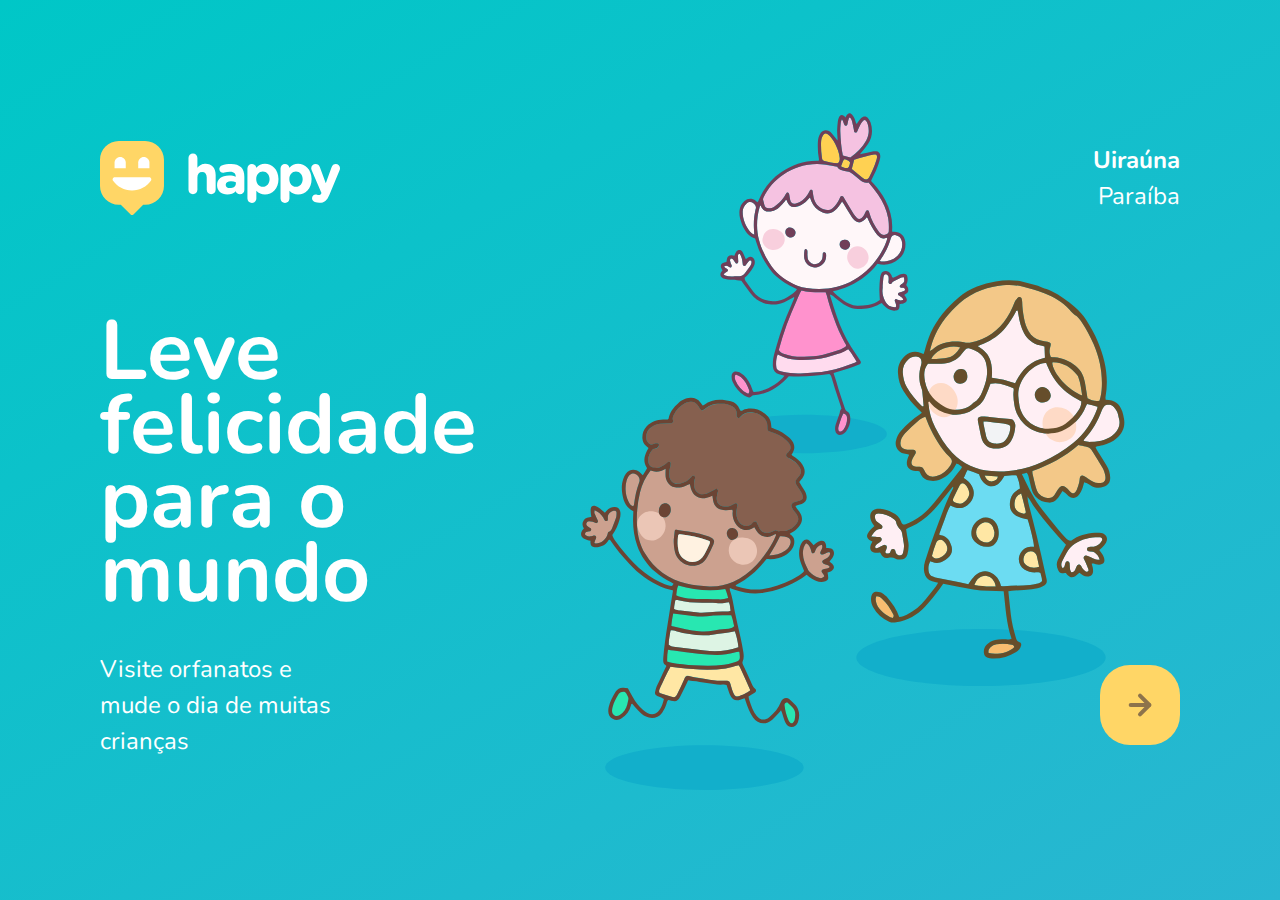
<file: src/pages/index.html>
<!DOCTYPE html>
<html lang="pt_BR">
<head>
  <meta charset="UTF-8">
  <meta name="viewport" content="width=device-width, initial-scale=1.0">
  <title>Happy</title>
  <link rel="icon" href="../images/logo-icon.png"><!-- ícone no title-->
  
  <link rel="stylesheet" href="../css/main.css"/>
  <link rel="stylesheet" href="../css/animations.css" />
  <link rel="stylesheet" href="../css/page-landing.css" />
  
  <link href="https://fonts.googleapis.com/css2?family=Nunito:wght@400;600;800&display=swap" rel="stylesheet">
</head>
<body>
  <div id="page-landing">
    <div id="container">
      <header>
        <img 
          class="animate-up"
          id="logo" 
          src="../images/logo.svg" 
          alt="Logomarca de Happy" />

        <div class="location animate-up">
          <strong>Uiraúna</strong>
          <p>Paraíba</p>
        </div>
      </header>

      <main>
        <h1 class="animate-up">Leve felicidade para o mundo</h1>

        <section class="visit">
          <p class="animate-up">Visite orfanatos e mude o dia de muitas crianças</p>

          <a href="orphanages.html" title="Visite orfanatos" class="animate-up">
            <img src="../images/arrow.svg" alt="Ir para o mapa" />
          </a>
        </section>
      </main>
    </div>
  </div>
</body>
</html>
</file>
<file: src/css/main.css>
* {
  margin: 0;
  padding: 0;
  box-sizing: border-box;
}

body {
  height: 100vh;
  color: white;
  background: #EBF2F5;
}

:root {
  font-size: 62.5%;/* o padrão do navegador 100% é 16 px. 62,5%==10px*/
}

body,
input,
button,
textarea {
  font: 400 1.8rem/1 "Nunito", sans-serif;/*rem pega o font-size do elemento root que tem 10px. já o em pega o font-size do elemento pai */
}
</file>
<file: src/css/animations.css>
/* animaçoes */
@keyframes up {
  from {
      opacity: 0;
      transform: translateY(16px);
  }

  to {
      opacity: 1;
      transform: translateY(0);
  }
}

@keyframes right {
  from {
      transform: translateX(-100%);
  }
  to {
      transform: translateX(0);
  }
}

@keyframes appear {
  from {
      opacity: 0;
  }
  to {
      opacity: 1;
  }
}

.animate-up {
  animation-name: up; 
  animation-duration: 300ms;
  animation-fill-mode: backwards;
}

.animate-right {
  animation-name: right;
  animation-duration: 300ms;
}

.animate-appear {
  animation-name: appear;
  animation-duration: 300ms;
  animation-fill-mode: backwards; /*força parar na opacidade 1*/
}
</file>
<file: src/css/page-landing.css>
#page-landing {
  background: linear-gradient(329.54deg, #29b6d1 0%, #00c7c7 100%);

  text-align: center;
  min-height: 100vh;

  display: flex;
  
}

#container {
  margin: auto;

  width: min(90%, 112rem);/*pega o menor entre eles*/
}

.location,
h1,
.visit p {
  height: 16vh;
}

#logo {
  animation-delay: 50ms;
}

.location {
  animation-delay: 100ms;
}

main h1 {
  animation-delay: 150ms;
  font-size: clamp(4rem, 8vw, 8.4rem);
}

.visit p {
  animation-delay: 200ms;
}

.visit a {
  width: 8rem;
  height: 8rem;
  background: #ffd666;

  border: none;
  border-radius: 3rem;

  display: flex;
  align-items: center;
  justify-content: center;

  margin: auto;

  transition: background 200ms;

  animation-delay: 250ms;
}

.visit a:hover {
  background: #96feff;
}

/* desktop version */
@media (min-width: 760px) {
  #container {
    padding: 5rem 2rem;
    /* shorthand background: image repeat position / size */
    background: url("../images/bg.svg") no-repeat 88% /
      clamp(30rem, 54vw, 56rem);
  }

  header {
    display: flex;
    align-items: center;
    justify-content: space-between;
  }

  .location,
  h1,
  .visit p {
    height: initial; /*coloca o valor inicial antes do css aplicado*/
    text-align: initial;
  }

  .location {
    text-align: right;
    font-size: 2.4rem;
    line-height: 1.5;
  }

  main h1 {
    font-weight: bold;
    line-height: 0.88;

    margin: clamp(10rem, 9vh, 12rem) 0 4rem;

    width: min(300px, 80%);
  }

  .visit {
    display: flex;
    align-items: center;
    justify-content: space-between;
  }

  .visit p {
    font-size: 2.4rem;
    line-height: 1.5;
    width: clamp(20rem, 20vw, 30rem);
  }

  .visit a {
    margin: initial;
  }
}
</file>
